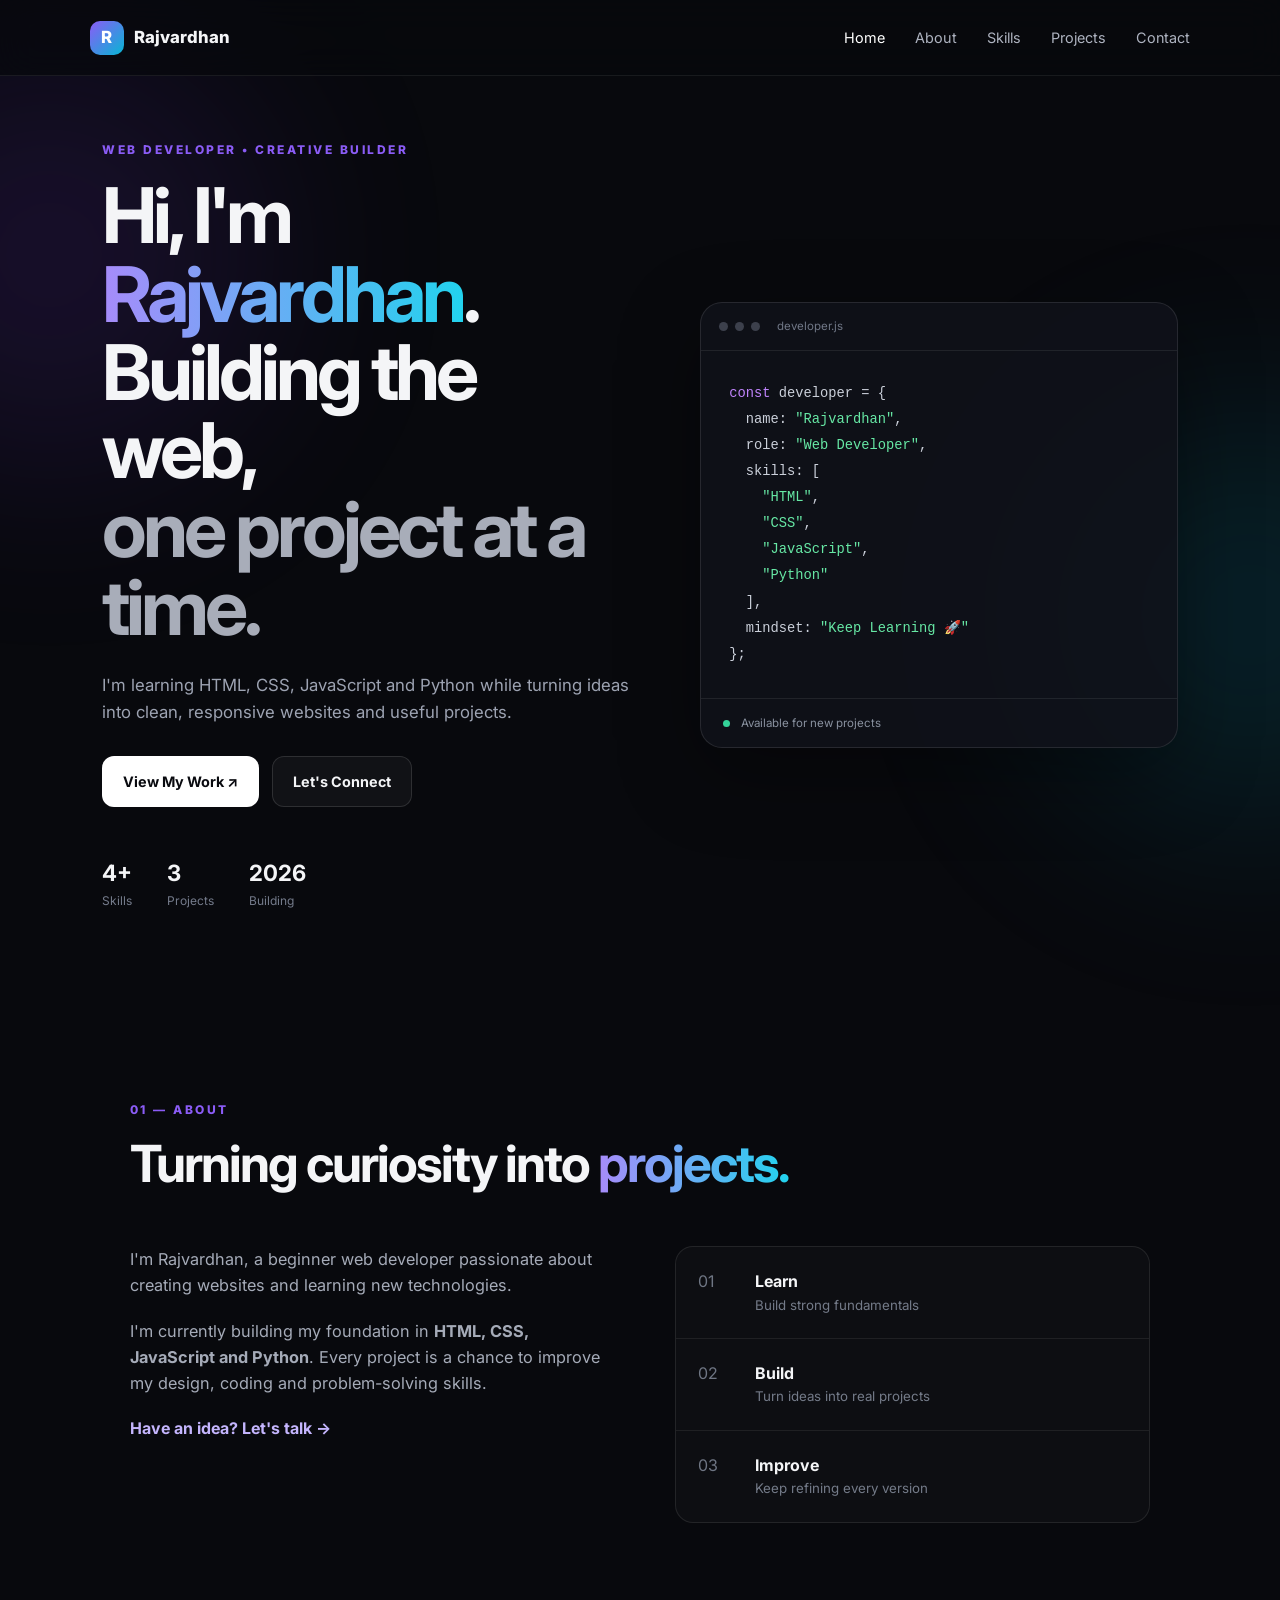
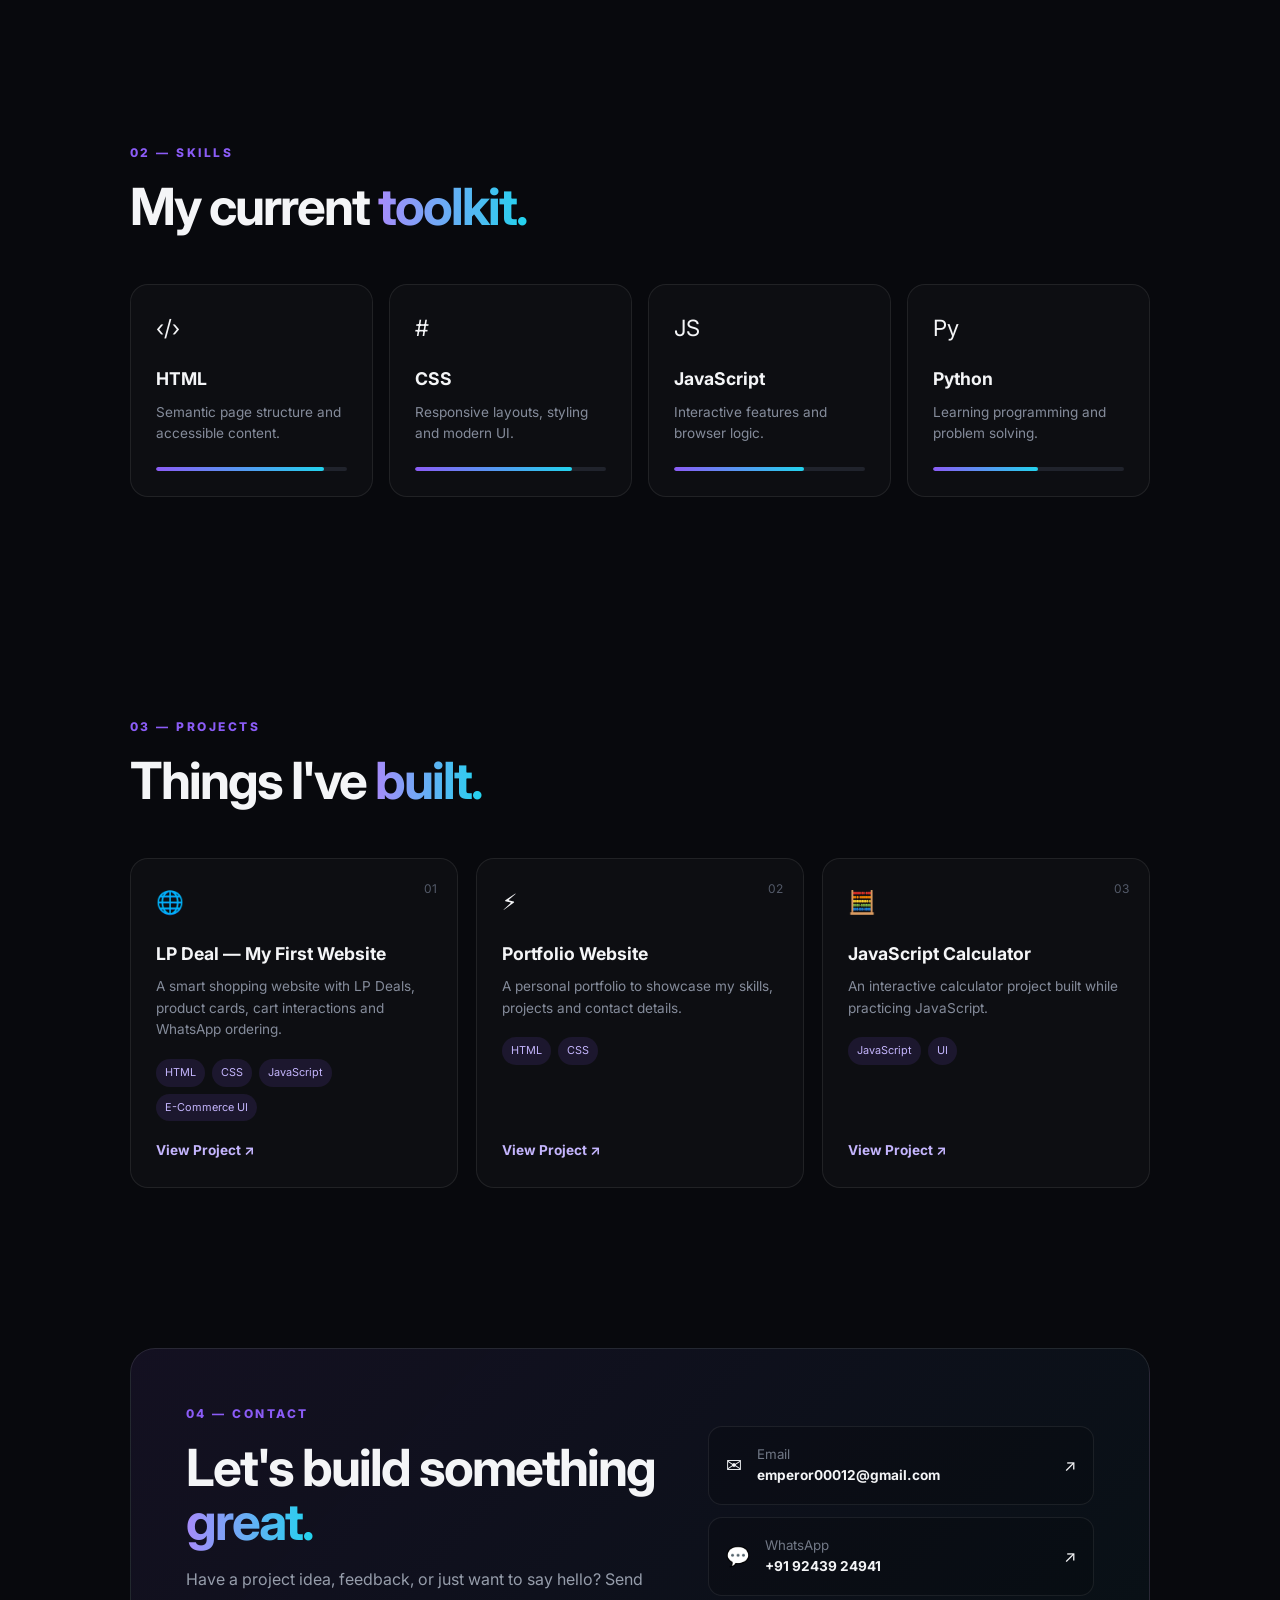
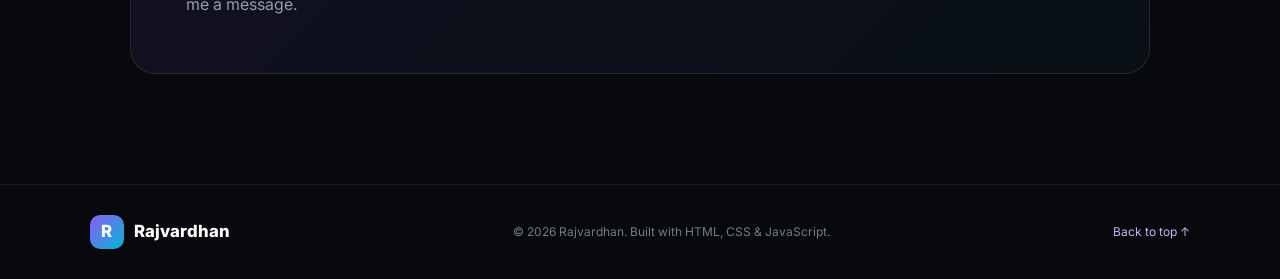
<file: index.html>
<!DOCTYPE html>
<html lang="en">
<head>
  <meta charset="UTF-8">
  <meta name="viewport" content="width=device-width, initial-scale=1.0">
  <meta name="description" content="Rajvardhan — Web Developer portfolio">
  <title>Rajvardhan | Web Developer</title>
  <link rel="preconnect" href="https://fonts.googleapis.com">
  <link rel="preconnect" href="https://fonts.gstatic.com" crossorigin>
  <link href="https://fonts.googleapis.com/css2?family=Inter:wght@400;500;600;700;800&display=swap" rel="stylesheet">
  <link rel="stylesheet" href="style.css">
</head>
<body>
  <div class="bg-glow glow-1"></div><div class="bg-glow glow-2"></div>

  <header class="navbar">
    <a class="logo" href="#home"><span>R</span> Rajvardhan</a>
    <button class="menu-btn" aria-label="Open menu">☰</button>
    <nav id="nav">
      <a href="#home">Home</a><a href="#about">About</a><a href="#skills">Skills</a>
      <a href="#projects">Projects</a><a href="#contact">Contact</a>
    </nav>
  </header>

  <main>
    <section id="home" class="hero">
      <div class="hero-copy reveal">
        <p class="eyebrow">WEB DEVELOPER • CREATIVE BUILDER</p>
        <h1>Hi, I'm <span>Rajvardhan</span>.<br>Building the web,<br><em>one project at a time.</em></h1>
        <p class="lead">I'm learning HTML, CSS, JavaScript and Python while turning ideas into clean, responsive websites and useful projects.</p>
        <div class="actions">
          <a class="btn primary" href="#projects">View My Work ↗</a>
          <a class="btn secondary" href="#contact">Let's Connect</a>
        </div>
        <div class="mini-stats"><div><b>4+</b><span>Skills</span></div><div><b>3</b><span>Projects</span></div><div><b>2026</b><span>Building</span></div></div>
      </div>
      <div class="hero-card reveal">
        <div class="code-top"><i></i><i></i><i></i><span>developer.js</span></div>
        <pre><code><span class="purple">const</span> developer = {
  name: <span class="green">"Rajvardhan"</span>,
  role: <span class="green">"Web Developer"</span>,
  skills: [
    <span class="green">"HTML"</span>,
    <span class="green">"CSS"</span>,
    <span class="green">"JavaScript"</span>,
    <span class="green">"Python"</span>
  ],
  mindset: <span class="green">"Keep Learning 🚀"</span>
};</code></pre>
        <div class="status"><span></span> Available for new projects</div>
      </div>
    </section>

    <section id="about" class="section">
      <div class="section-head reveal"><p class="eyebrow">01 — ABOUT</p><h2>Turning curiosity into <span>projects.</span></h2></div>
      <div class="about-grid">
        <div class="about-text reveal">
          <p>I'm Rajvardhan, a beginner web developer passionate about creating websites and learning new technologies.</p>
          <p>I'm currently building my foundation in <strong>HTML, CSS, JavaScript and Python</strong>. Every project is a chance to improve my design, coding and problem-solving skills.</p>
          <a class="text-link" href="#contact">Have an idea? Let's talk →</a>
        </div>
        <div class="about-panel reveal">
          <div><span>01</span><b>Learn</b><small>Build strong fundamentals</small></div>
          <div><span>02</span><b>Build</b><small>Turn ideas into real projects</small></div>
          <div><span>03</span><b>Improve</b><small>Keep refining every version</small></div>
        </div>
      </div>
    </section>

    <section id="skills" class="section">
      <div class="section-head reveal"><p class="eyebrow">02 — SKILLS</p><h2>My current <span>toolkit.</span></h2></div>
      <div class="skills-grid">
        <div class="skill reveal"><div class="skill-icon">‹/›</div><h3>HTML</h3><p>Semantic page structure and accessible content.</p><div class="bar"><span style="width:88%"></span></div></div>
        <div class="skill reveal"><div class="skill-icon">#</div><h3>CSS</h3><p>Responsive layouts, styling and modern UI.</p><div class="bar"><span style="width:82%"></span></div></div>
        <div class="skill reveal"><div class="skill-icon">JS</div><h3>JavaScript</h3><p>Interactive features and browser logic.</p><div class="bar"><span style="width:68%"></span></div></div>
        <div class="skill reveal"><div class="skill-icon">Py</div><h3>Python</h3><p>Learning programming and problem solving.</p><div class="bar"><span style="width:55%"></span></div></div>
      </div>
    </section>

    <section id="projects" class="section">
      <div class="section-head reveal"><p class="eyebrow">03 — PROJECTS</p><h2>Things I've <span>built.</span></h2></div>
      <div class="projects-grid">
        <article class="project featured reveal"><div class="project-no">01</div><div class="project-icon">🌐</div><h3>LP Deal — My First Website</h3><p>A smart shopping website with LP Deals, product cards, cart interactions and WhatsApp ordering.</p><div class="tags"><span>HTML</span><span>CSS</span><span>JavaScript</span><span>E-Commerce UI</span></div><a href="first-website.html">View Project ↗</a></article>
        <article class="project reveal"><div class="project-no">02</div><div class="project-icon">⚡</div><h3>Portfolio Website</h3><p>A personal portfolio to showcase my skills, projects and contact details.</p><div class="tags"><span>HTML</span><span>CSS</span></div><a href="index.html">View Project ↗</a></article>
        <article class="project reveal"><div class="project-no">03</div><div class="project-icon">🧮</div><h3>JavaScript Calculator</h3><p>An interactive calculator project built while practicing JavaScript.</p><div class="tags"><span>JavaScript</span><span>UI</span></div><a href="calculator.html">View Project ↗</a></article>
      </div>
    </section>

    <section id="contact" class="section contact-section">
      <div class="contact-box reveal">
        <div><p class="eyebrow">04 — CONTACT</p><h2>Let's build something <span>great.</span></h2><p>Have a project idea, feedback, or just want to say hello? Send me a message.</p></div>
        <div class="contact-actions">
          <a class="contact-item" href="mailto:emperor00012@gmail.com"><span>✉</span><div><small>Email</small><b>emperor00012@gmail.com</b></div>↗</a>
          <a class="contact-item" href="https://wa.me/919243924941" target="_blank" rel="noopener"><span>💬</span><div><small>WhatsApp</small><b>+91 92439 24941</b></div>↗</a>
        </div>
      </div>
    </section>
  </main>

  <footer><div class="logo"><span>R</span> Rajvardhan</div><p>© 2026 Rajvardhan. Built with HTML, CSS & JavaScript.</p><a href="#home">Back to top ↑</a></footer>
  <script src="script.js"></script>
</body>
</html>
</file>
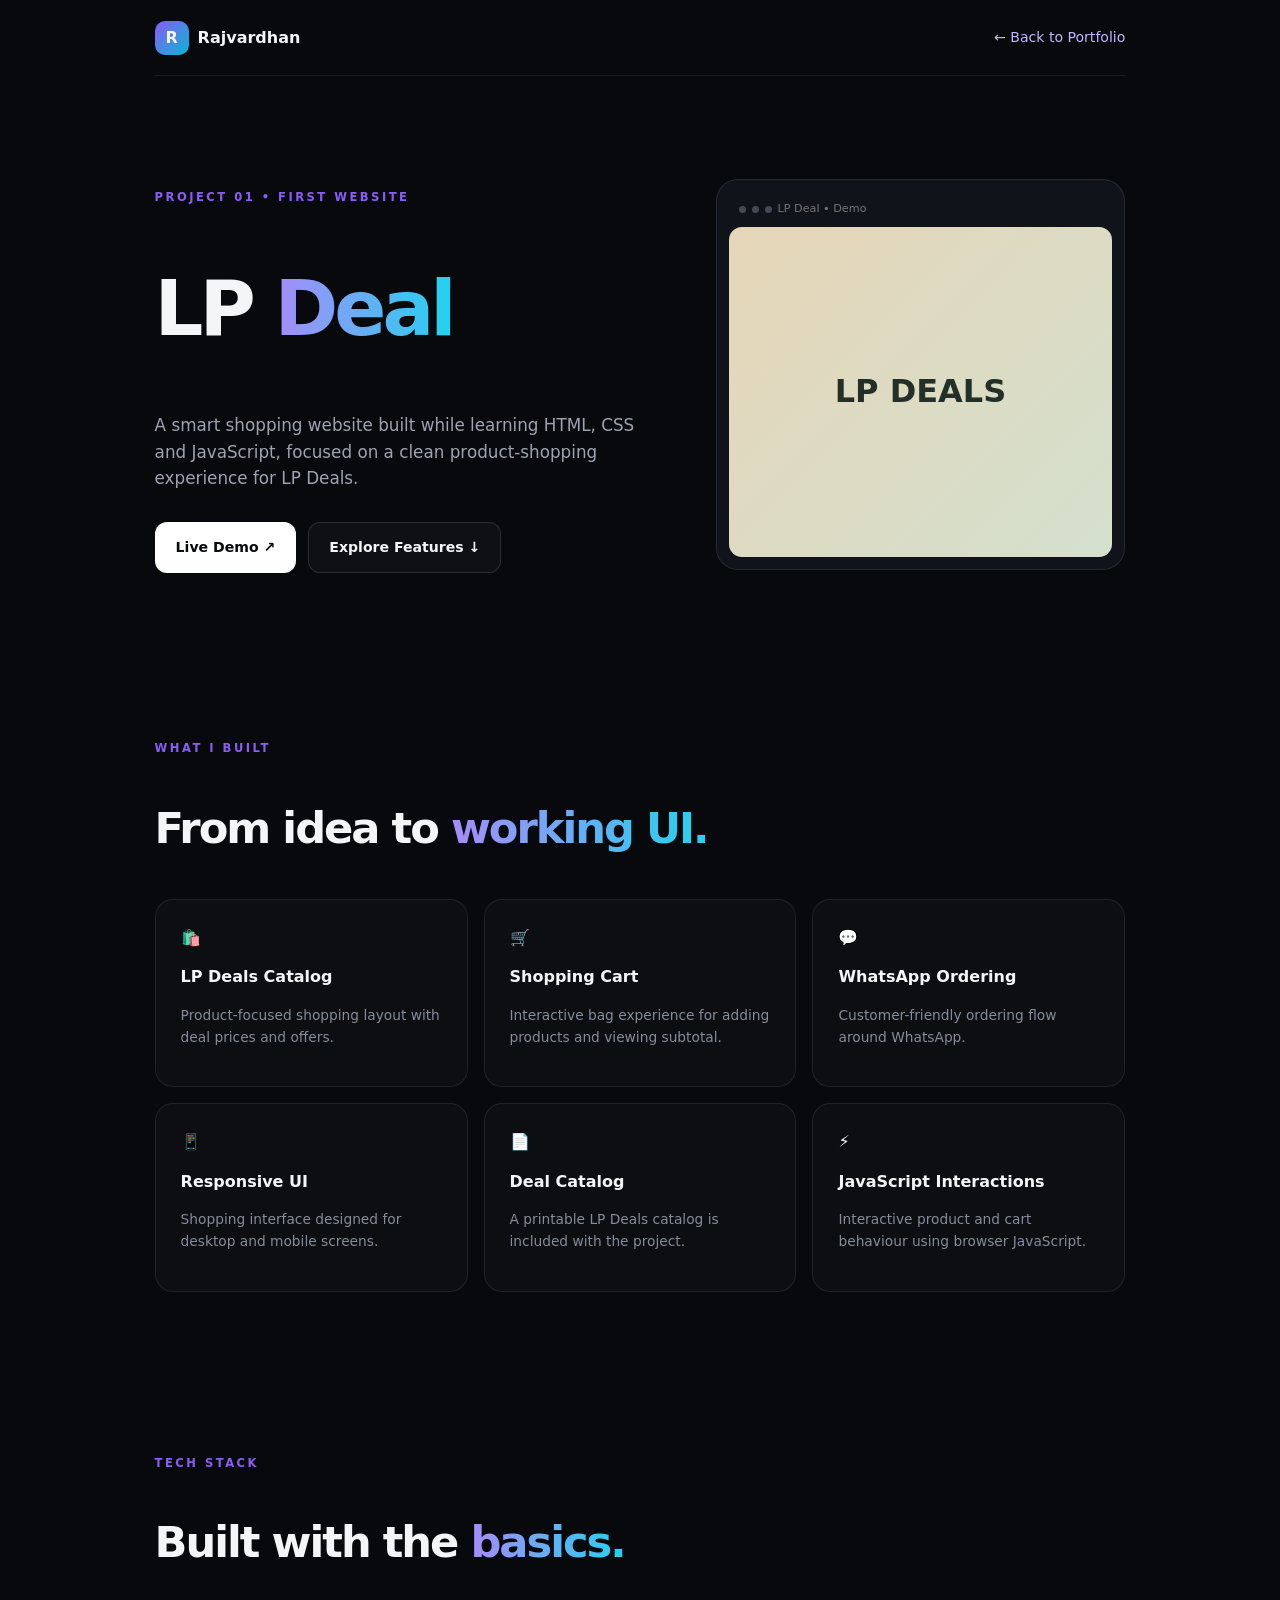
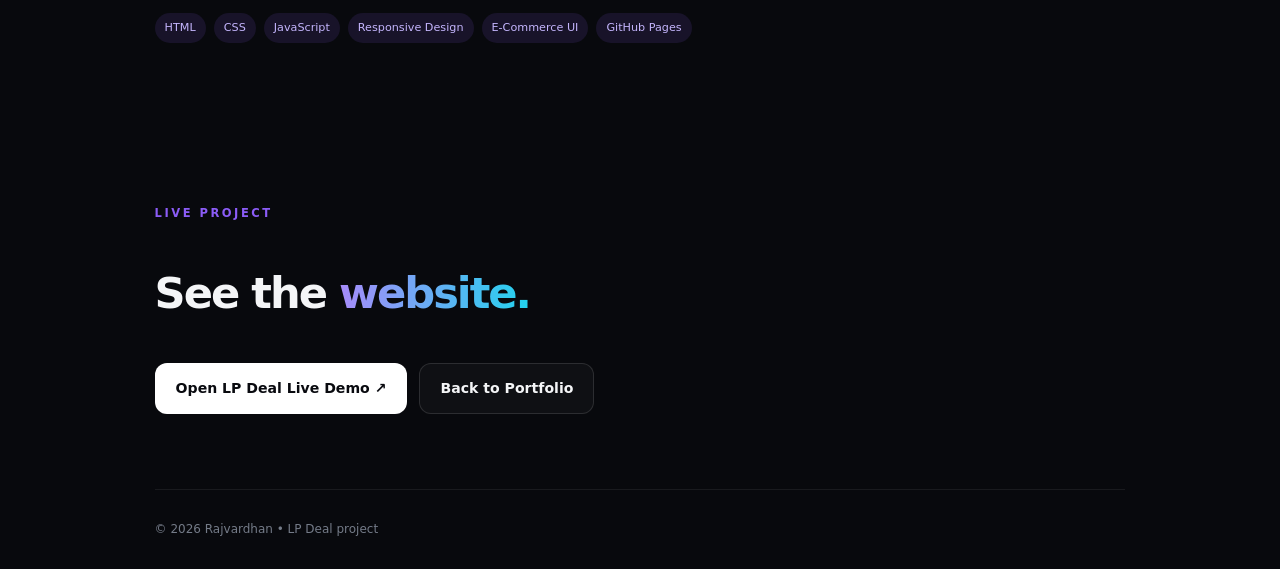
<file: first-website.html>
<!DOCTYPE html><html lang="en"><head><meta charset="UTF-8"><meta name="viewport" content="width=device-width,initial-scale=1.0"><title>LP Deal | Rajvardhan</title>
<style>
*{box-sizing:border-box}body{margin:0;background:#08090d;color:#f4f5f7;font-family:Inter,system-ui,sans-serif;line-height:1.6}a{color:inherit;text-decoration:none}.wrap{max-width:1150px;margin:auto;padding:0 7%}.top{height:76px;display:flex;align-items:center;justify-content:space-between;border-bottom:1px solid #ffffff12}.logo{font-weight:800}.logo span{display:inline-grid;place-items:center;width:34px;height:34px;border-radius:10px;background:linear-gradient(135deg,#8b5cf6,#06b6d4);margin-right:9px}.back{color:#c4b5fd;font-size:.88rem}.hero{padding:100px 0 80px;display:grid;grid-template-columns:1.1fr .9fr;gap:60px;align-items:center}.eyebrow{font-size:.72rem;letter-spacing:2.5px;color:#8b5cf6;font-weight:800;margin-bottom:18px}h1{font-size:clamp(3rem,6vw,5.5rem);line-height:1.02;letter-spacing:-4px}h1 span,h2 span{background:linear-gradient(90deg,#a78bfa,#22d3ee);-webkit-background-clip:text;color:transparent}.lead{color:#9da3b2;font-size:1.05rem;margin:24px 0 30px}.actions{display:flex;gap:12px;flex-wrap:wrap}.btn{padding:13px 20px;border-radius:12px;font-weight:700;font-size:.88rem;border:1px solid #ffffff1f}.primary{background:#fff;color:#090a0f}.secondary{background:#ffffff08}.preview{border:1px solid #ffffff19;border-radius:22px;padding:12px;background:#11131b}.bar{height:35px;color:#777;font-size:.7rem;padding:0 10px;display:flex;align-items:center;gap:6px}.dot{width:7px;height:7px;border-radius:50%;background:#454955}.screen{height:330px;border-radius:13px;background:linear-gradient(135deg,#e6d6b8,#d4e0ce);display:grid;place-items:center;color:#233028;font-size:2rem;font-weight:800}.section{padding:75px 0}.section h2{font-size:2.7rem;letter-spacing:-2px}.features{display:grid;grid-template-columns:repeat(3,1fr);gap:16px}.feature{padding:25px;border:1px solid #ffffff14;border-radius:18px;background:#ffffff06}.feature b{display:block;margin:14px 0 8px}.feature p{font-size:.86rem;color:#858c9b}.tags{display:flex;gap:8px;flex-wrap:wrap}.tags span{padding:6px 10px;border-radius:20px;background:#8b5cf61f;color:#c4b5fd;font-size:.7rem}footer{border-top:1px solid #ffffff12;padding:30px 0;color:#747b88;font-size:.75rem}@media(max-width:800px){.hero{grid-template-columns:1fr}.features{grid-template-columns:1fr}h1{letter-spacing:-2px}}
</style></head><body><div class="wrap">
<header class="top"><a class="logo" href="index.html"><span>R</span>Rajvardhan</a><a class="back" href="index.html">← Back to Portfolio</a></header>
<section class="hero"><div><p class="eyebrow">PROJECT 01 • FIRST WEBSITE</p><h1>LP <span>Deal</span></h1><p class="lead">A smart shopping website built while learning HTML, CSS and JavaScript, focused on a clean product-shopping experience for LP Deals.</p><div class="actions"><a class="btn primary" href="https://emperor000112-svg.github.io/mart-demo/" target="_blank">Live Demo ↗</a><a class="btn secondary" href="#features">Explore Features ↓</a></div></div><div class="preview"><div class="bar"><i class="dot"></i><i class="dot"></i><i class="dot"></i> LP Deal • Demo</div><div class="screen">LP DEALS</div></div></section>
<section class="section" id="features"><p class="eyebrow">WHAT I BUILT</p><h2>From idea to <span>working UI.</span></h2><div class="features">
<div class="feature">🛍️<b>LP Deals Catalog</b><p>Product-focused shopping layout with deal prices and offers.</p></div>
<div class="feature">🛒<b>Shopping Cart</b><p>Interactive bag experience for adding products and viewing subtotal.</p></div>
<div class="feature">💬<b>WhatsApp Ordering</b><p>Customer-friendly ordering flow around WhatsApp.</p></div>
<div class="feature">📱<b>Responsive UI</b><p>Shopping interface designed for desktop and mobile screens.</p></div>
<div class="feature">📄<b>Deal Catalog</b><p>A printable LP Deals catalog is included with the project.</p></div>
<div class="feature">⚡<b>JavaScript Interactions</b><p>Interactive product and cart behaviour using browser JavaScript.</p></div>
</div></section>
<section class="section"><p class="eyebrow">TECH STACK</p><h2>Built with the <span>basics.</span></h2><div class="tags"><span>HTML</span><span>CSS</span><span>JavaScript</span><span>Responsive Design</span><span>E-Commerce UI</span><span>GitHub Pages</span></div></section>
<section class="section"><p class="eyebrow">LIVE PROJECT</p><h2>See the <span>website.</span></h2><div class="actions"><a class="btn primary" href="https://emperor000112-svg.github.io/mart-demo/" target="_blank">Open LP Deal Live Demo ↗</a><a class="btn secondary" href="index.html">Back to Portfolio</a></div></section>
<footer>© 2026 Rajvardhan • LP Deal project</footer></div></body></html>
</file>
<file: style.css>
*{box-sizing:border-box;margin:0;padding:0}html{scroll-behavior:smooth}body{font-family:Inter,system-ui,sans-serif;background:#08090d;color:#f4f5f7;line-height:1.6;overflow-x:hidden}a{color:inherit;text-decoration:none}.bg-glow{position:fixed;width:420px;height:420px;border-radius:50%;filter:blur(110px);opacity:.14;pointer-events:none;z-index:-1}.glow-1{background:#7c3aed;top:5%;left:-160px}.glow-2{background:#06b6d4;right:-180px;top:45%}.navbar{position:fixed;top:0;left:0;right:0;height:76px;display:flex;align-items:center;justify-content:space-between;padding:0 7%;background:rgba(8,9,13,.72);backdrop-filter:blur(18px);border-bottom:1px solid rgba(255,255,255,.07);z-index:20}.logo{font-weight:800;display:flex;align-items:center;gap:10px;font-size:1.05rem}.logo span{display:grid;place-items:center;width:34px;height:34px;border-radius:10px;background:linear-gradient(135deg,#8b5cf6,#06b6d4);color:#fff}.navbar nav{display:flex;gap:30px}.navbar nav a{font-size:.9rem;color:#aeb3c0;transition:.25s}.navbar nav a:hover{color:#fff}.menu-btn{display:none;background:none;border:0;color:white;font-size:25px}.hero{min-height:100vh;display:grid;grid-template-columns:1.05fr .95fr;gap:70px;align-items:center;padding:140px 8% 80px;max-width:1400px;margin:auto}.eyebrow{font-size:.75rem;letter-spacing:2.5px;color:#8b5cf6;font-weight:800;margin-bottom:18px}.hero h1{font-size:clamp(3rem,6vw,5.8rem);line-height:1.02;letter-spacing:-4px}.hero h1 span,.section h2 span{background:linear-gradient(90deg,#a78bfa,#22d3ee);-webkit-background-clip:text;color:transparent}.hero h1 em{font-style:normal;color:#a8adb9}.lead{color:#9da3b2;max-width:650px;font-size:1.05rem;margin:25px 0 30px}.actions{display:flex;gap:13px;flex-wrap:wrap}.btn{padding:13px 20px;border-radius:12px;font-weight:700;font-size:.9rem;border:1px solid rgba(255,255,255,.12);transition:.25s}.primary{background:#fff;color:#090a0f}.secondary{background:rgba(255,255,255,.04)}.btn:hover{transform:translateY(-3px)}.mini-stats{display:flex;gap:35px;margin-top:48px}.mini-stats div{display:flex;flex-direction:column}.mini-stats b{font-size:1.4rem}.mini-stats span{font-size:.75rem;color:#747b8b}.hero-card{background:rgba(16,18,26,.85);border:1px solid rgba(255,255,255,.1);border-radius:22px;box-shadow:0 25px 80px rgba(0,0,0,.35);overflow:hidden;transform:rotate(1.2deg);transition:.4s}.hero-card:hover{transform:rotate(0) translateY(-5px)}.code-top{height:48px;border-bottom:1px solid rgba(255,255,255,.08);display:flex;align-items:center;gap:7px;padding:0 18px;color:#707786;font-size:.72rem}.code-top i{width:9px;height:9px;border-radius:50%;background:#3c404c}.code-top span{margin-left:10px}.hero-card pre{padding:30px 28px;overflow:auto;color:#cbd0da;font-size:.86rem;line-height:1.9}.purple{color:#c084fc}.green{color:#67e8a5}.status{border-top:1px solid rgba(255,255,255,.08);padding:15px 22px;color:#89919f;font-size:.72rem}.status span{display:inline-block;width:7px;height:7px;background:#34d399;border-radius:50%;margin-right:8px}.section{max-width:1200px;margin:auto;padding:110px 7%}.section-head h2{font-size:clamp(2.2rem,4vw,3.8rem);line-height:1.05;letter-spacing:-2px}.about-grid{display:grid;grid-template-columns:1fr 1fr;gap:70px;margin-top:55px}.about-text p{color:#a5abb8;margin-bottom:20px;font-size:1.02rem}.text-link{font-weight:700;color:#c4b5fd}.about-panel{border:1px solid rgba(255,255,255,.09);border-radius:18px;background:rgba(255,255,255,.025)}.about-panel div{padding:22px;display:grid;grid-template-columns:45px 1fr;column-gap:12px;border-bottom:1px solid rgba(255,255,255,.07)}.about-panel div:last-child{border:0}.about-panel span{grid-row:span 2;color:#6f7684}.about-panel b{font-size:1rem}.about-panel small{color:#747b89}.skills-grid{display:grid;grid-template-columns:repeat(4,1fr);gap:16px;margin-top:50px}.skill,.project{background:rgba(255,255,255,.025);border:1px solid rgba(255,255,255,.08);border-radius:18px;padding:25px;transition:.3s}.skill:hover,.project:hover{transform:translateY(-7px);border-color:rgba(139,92,246,.4);background:rgba(255,255,255,.04)}.skill-icon,.project-icon{font-size:1.4rem;margin-bottom:20px}.skill h3,.project h3{font-size:1.1rem;margin-bottom:8px}.skill p,.project p{font-size:.85rem;color:#858c9b}.bar{height:4px;background:#20232c;border-radius:10px;margin-top:22px;overflow:hidden}.bar span{height:100%;display:block;background:linear-gradient(90deg,#8b5cf6,#22d3ee);border-radius:10px}.projects-grid{display:grid;grid-template-columns:repeat(3,1fr);gap:18px;margin-top:50px}.project{position:relative;min-height:330px;display:flex;flex-direction:column}.project-no{position:absolute;right:20px;top:20px;color:#535a69;font-size:.75rem}.project a{margin-top:auto;color:#c4b5fd;font-weight:700;font-size:.85rem}.tags{display:flex;gap:7px;flex-wrap:wrap;margin:18px 0}.tags span{font-size:.68rem;padding:5px 9px;border-radius:20px;background:rgba(139,92,246,.12);color:#c4b5fd}.contact-section{padding-top:50px}.contact-box{display:grid;grid-template-columns:1.1fr .9fr;gap:50px;padding:55px;border:1px solid rgba(255,255,255,.1);border-radius:25px;background:linear-gradient(135deg,rgba(139,92,246,.09),rgba(34,211,238,.04))}.contact-box h2{font-size:clamp(2.2rem,4vw,3.7rem);line-height:1.05;letter-spacing:-2px}.contact-box p:not(.eyebrow){color:#969dab;margin-top:18px}.contact-actions{display:flex;flex-direction:column;gap:12px;justify-content:center}.contact-item{display:flex;align-items:center;gap:15px;padding:17px;border:1px solid rgba(255,255,255,.08);border-radius:14px;background:rgba(0,0,0,.16)}.contact-item>span{font-size:1.2rem}.contact-item div{display:flex;flex-direction:column;flex:1}.contact-item small{color:#727987}.contact-item b{font-size:.85rem;word-break:break-word}footer{border-top:1px solid rgba(255,255,255,.07);padding:30px 7%;display:flex;justify-content:space-between;align-items:center;gap:20px;color:#747b88;font-size:.75rem}footer .logo{color:#fff}footer>a{color:#c4b5fd}.reveal{opacity:0;transform:translateY(20px);transition:opacity .7s ease,transform .7s ease}.reveal.show{opacity:1;transform:none}@media(max-width:850px){.navbar{padding:0 5%}.menu-btn{display:block}.navbar nav{position:absolute;top:76px;left:0;right:0;display:none;flex-direction:column;padding:20px 7%;background:#0b0c11;border-bottom:1px solid rgba(255,255,255,.08)}.navbar nav.open{display:flex}.hero{grid-template-columns:1fr;padding:120px 7% 70px;gap:50px}.hero-card{transform:none}.about-grid,.contact-box{grid-template-columns:1fr;gap:35px}.skills-grid{grid-template-columns:1fr 1fr}.projects-grid{grid-template-columns:1fr}.section{padding:80px 7%}}@media(max-width:520px){.hero h1{font-size:3rem;letter-spacing:-2px}.skills-grid{grid-template-columns:1fr}.mini-stats{gap:20px}.contact-box{padding:30px 22px}footer{flex-direction:column;align-items:flex-start}}
</file>
